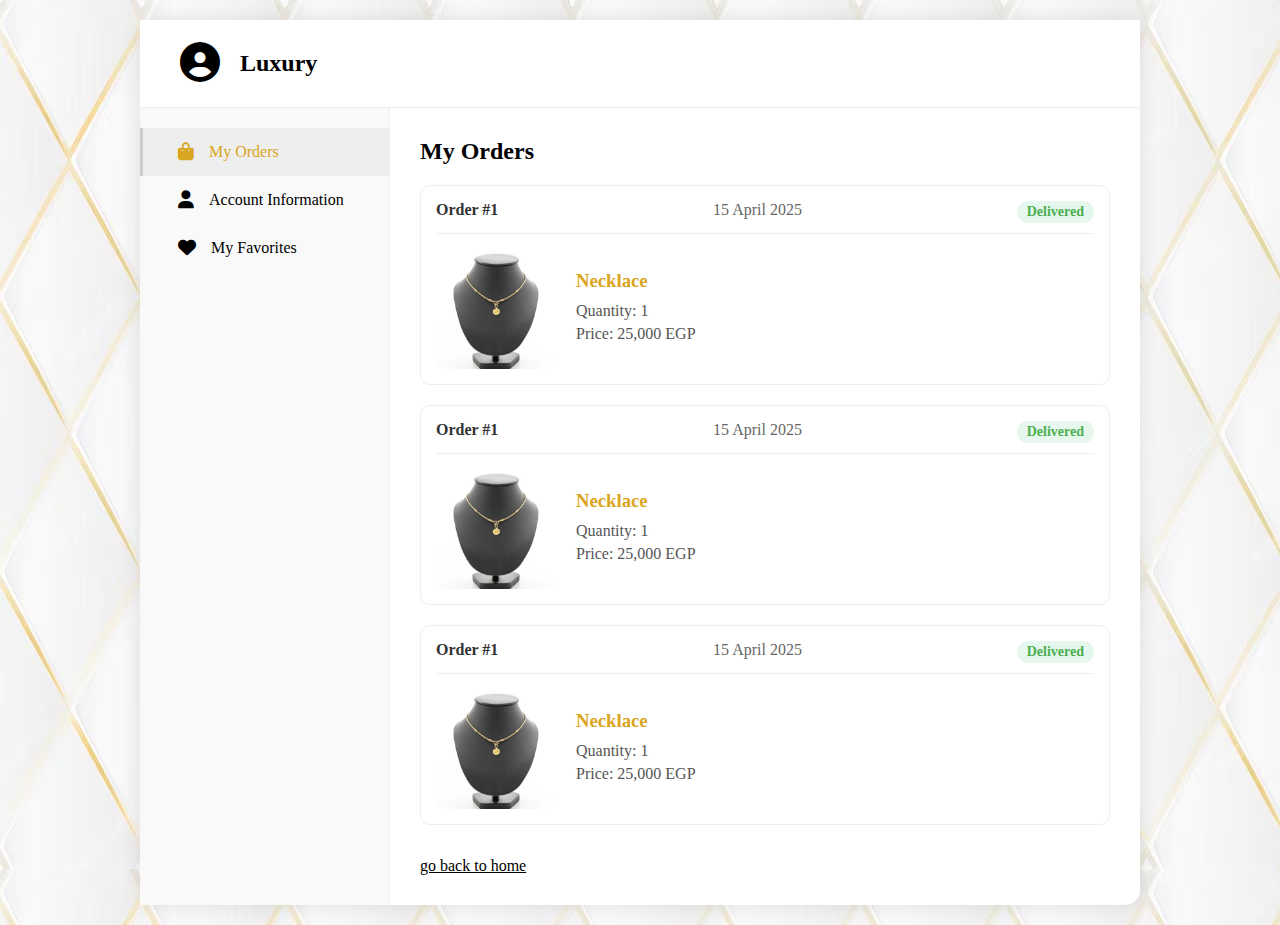
<file: account.html>
<!DOCTYPE html>
<html lang="en">
  <head>
    <meta charset="UTF-8" />
    <meta name="viewport" content="width=device-width, initial-scale=1.0" />
    <title>Document</title>
    <link rel="stylesheet" href="./CSS/all.min.css" />
    <link rel="stylesheet" href="./CSS/account.css" />
  </head>
  <body>
    <div class="account-container">
      <header class="account-header">
        <div class="user-icon">
          <i class="fas fa-user-circle"></i>
        </div>
        <div class="logo">
          <h1>Luxury</h1>
        </div>
      </header>

      <div class="account-content">
        <nav class="account-menu">
          <div class="menu-item active" data-section="orders">
            <i class="fas fa-shopping-bag"></i>
            <span>My Orders</span>
          </div>
          <div class="menu-item" data-section="info">
            <i class="fas fa-user"></i>
            <span>Account Information</span>
          </div>
          <div class="menu-item" data-section="favorites">
            <i class="fas fa-heart"></i>
            <span>My Favorites</span>
          </div>
        </nav>

        <main class="account-main">
          <section id="orders-section" class="account-section active">
            <h2>My Orders</h2>
            <div class="orders-list">
              <div class="order-card">
                <div class="order-header">
                  <span class="order-id">Order #1</span>
                  <span class="order-date">15 April 2025</span>
                  <span class="order-status delivered">Delivered</span>
                </div>
                <div class="order-details">
                  <img src="./assets/neckless.jpg" alt="Necklace" />
                  <div class="order-info">
                    <h3>Necklace</h3>
                    <p>Quantity: 1</p>
                    <p>Price: 25,000 EGP</p>
                  </div>
                </div>
              </div>

              <div class="order-card">
                <div class="order-header">
                  <span class="order-id">Order #1</span>
                  <span class="order-date">15 April 2025</span>
                  <span class="order-status delivered">Delivered</span>
                </div>
                <div class="order-details">
                  <img src="./assets/neckless.jpg" alt="Necklace" />
                  <div class="order-info">
                    <h3>Necklace</h3>
                    <p>Quantity: 1</p>
                    <p>Price: 25,000 EGP</p>
                  </div>
                </div>
              </div>

              <div class="order-card">
                <div class="order-header">
                  <span class="order-id">Order #1</span>
                  <span class="order-date">15 April 2025</span>
                  <span class="order-status delivered">Delivered</span>
                </div>
                <div class="order-details">
                  <img src="./assets/neckless.jpg" alt="Necklace" />
                  <div class="order-info">
                    <h3>Necklace</h3>
                    <p>Quantity: 1</p>
                    <p>Price: 25,000 EGP</p>
                  </div>
                </div>
              </div>
            </div>
          </section>

          <section id="info-section" class="account-section">
            <h2>Account Information</h2>
            <form class="account-form">
              <div class="form-group">
                <label for="name">Full Name</label>
                <input type="text" id="name" value="Menna Gebril" />
              </div>
              <div class="form-group">
                <label for="email">Email</label>
                <input
                  type="email"
                  id="email"
                  value="mennagebril979@gmail.com"
                />
              </div>
              <div class="form-group">
                <label for="phone">Phone</label>
                <input type="tel" id="phone" value="0123456789" />
              </div>
              <div class="form-group">
                <label for="address">Address</label>
                <textarea id="address">Sidi Bisher, Alex, Egypt</textarea>
              </div>
              <button type="submit" class="save-btn">Save Changes</button>
            </form>
          </section>

          <section id="favorites-section" class="account-section">
            <h2>My Favorites</h2>
            <p>Go to favorites page...</p>
          </section>
          <a href="./index.html" class="homePage">go back to home</a>
        </main>
      </div>
    </div>

    <script src="./JS/account.js"></script>
  </body>
</html>
</file>
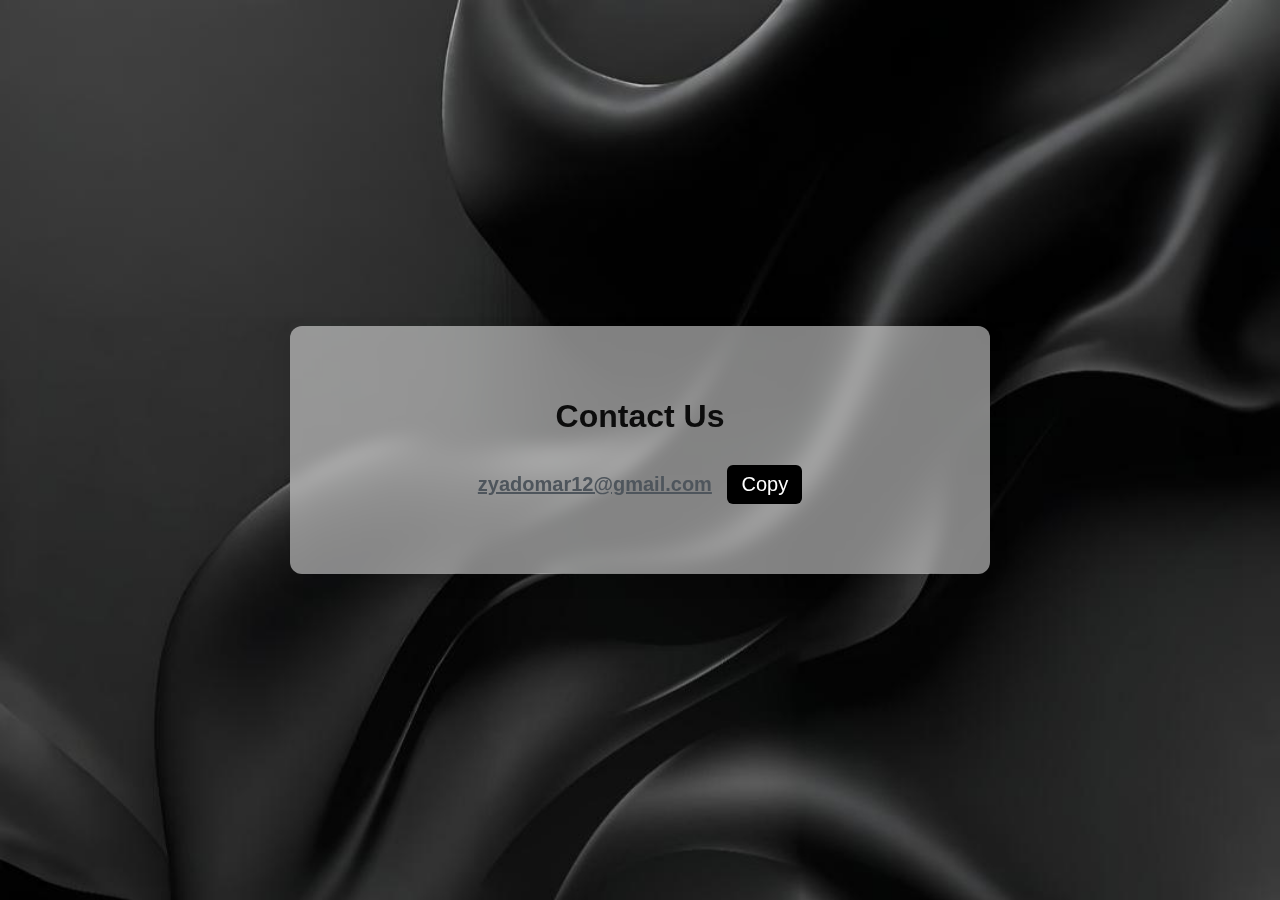
<file: contact us.html>
<!DOCTYPE html>
<html lang="ar">
  <head>
    <meta charset="UTF-8" />
    <meta name="viewport" content="width=device-width, initial-scale=1" />
    <title>Contact Us</title>
    <link rel="stylesheet" href="./CSS/contact us.css" />
  </head>
  <body>
    <div class="contact-container">
      <h1>Contact Us</h1>
      <div class="email-section">
        <a href="mailto:zyadomar12@gmail.com" class="email" id="emailText"
          >zyadomar12@gmail.com</a
        >
        <button class="copy-btn" onclick="copyEmail()">Copy</button>
        <div id="copiedMsg" class="copied-message">Copied!</div>
      </div>
    </div>

    <script src="./JS/contact us.js"></script>
  </body>
</html>
</file>
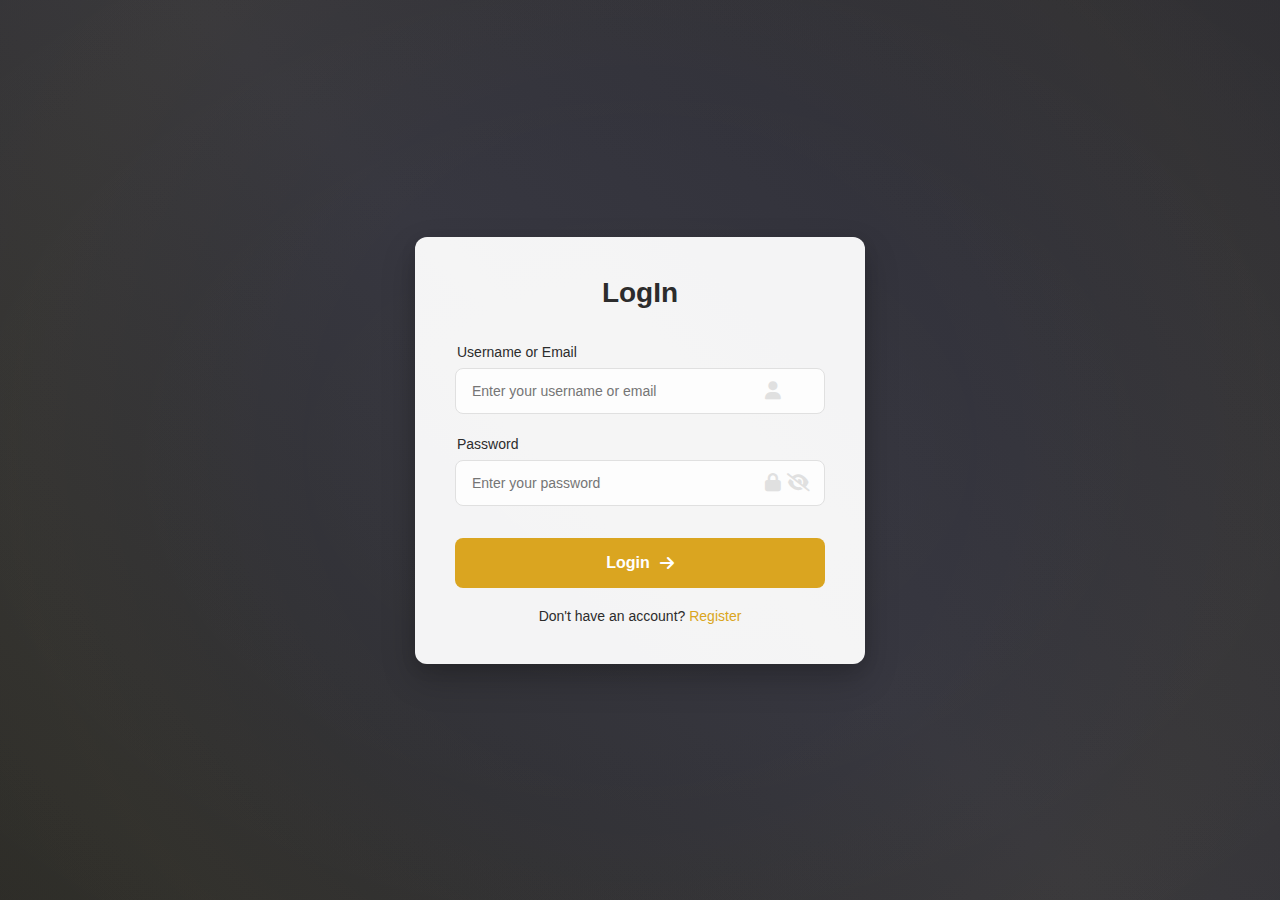
<file: login.html>
<!DOCTYPE html>
<html lang="en">
  <head>
    <meta charset="UTF-8" />
    <meta name="viewport" content="width=device-width, initial-scale=1.0" />
    <title>Login</title>
    <link rel="stylesheet" href="./CSS/login.css" />
    <link
      rel="stylesheet"
      href="https://cdnjs.cloudflare.com/ajax/libs/font-awesome/6.4.0/css/all.min.css"
    />
  </head>
  <body>
    <div class="animated-background"></div>

    <div class="login-container">
      <div class="login-card">
        <h1 class="title-animated">LogIn</h1>

        <div class="success-message" id="successMessage">
          <i class="fas fa-check-circle"></i>
          <p>Login successful!</p>
        </div>

        <form id="loginForm" class="login-form">
          <div class="form-group">
            <label for="username" class="label-animated"
              >Username or Email</label
            >
            <div class="input-with-icon">
              <input
                type="text"
                id="username"
                name="username"
                placeholder="Enter your username or email"
              />
              <i class="fas fa-user icon-large animated-icon"></i>
            </div>
            <div class="error-message" id="usernameError">
              <i class="fas fa-exclamation-circle"></i>
              <span>Invalid username or email</span>
            </div>
          </div>

          <div class="form-group">
            <label for="password" class="label-animated">Password</label>
            <div class="input-with-icon">
              <input
                type="password"
                id="password"
                name="password"
                placeholder="Enter your password"
              />
              <i
                class="fas fa-eye-slash toggle-password"
                id="togglePassword"
              ></i>
              <i class="fas fa-lock icon-large"></i>
            </div>
            <div class="error-message" id="passwordError">
              <i class="fas fa-exclamation-circle"></i>
              <span> Invalid Password </span>
            </div>
            <div class="error-message" id="passwordError2">
              <i class="fas fa-exclamation-circle"></i>
              <span>Password must be at least 8 characters</span>
            </div>
          </div>
          <button type="submit" class="submit-btn">
            <span>Login</span>
            <i class="fas fa-arrow-right"></i>
          </button>
        </form>

        <div class="signup-link">
          Don't have an account?
          <a href="./register.html" class="link-animated">Register</a>
        </div>
      </div>
    </div>

    <script src="./JS/login.js"></script>
  </body>
</html>
</file>
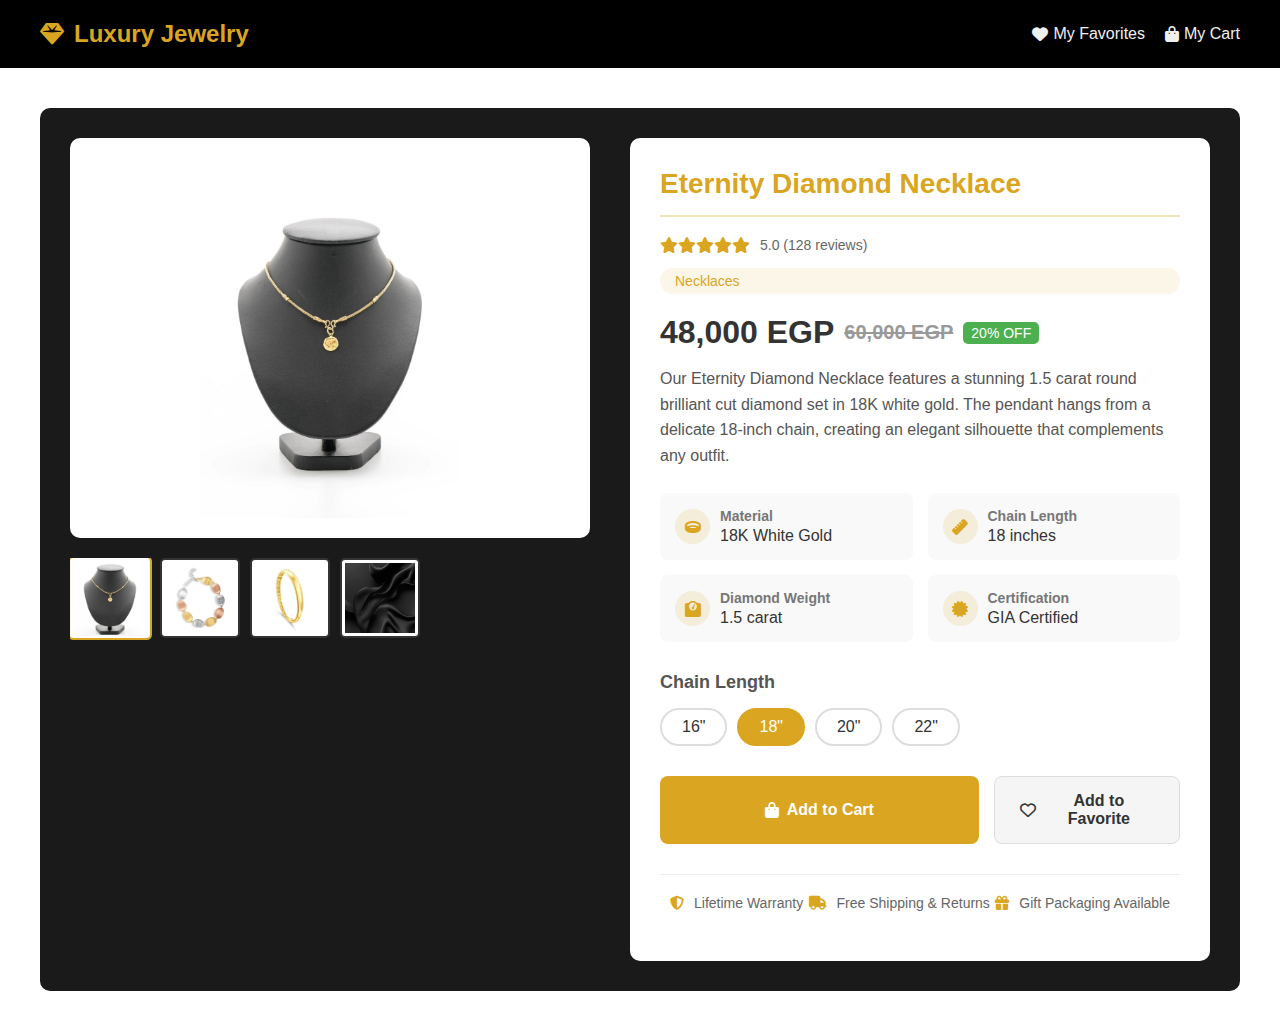
<file: Prodcut.html>
<!DOCTYPE html>
<html lang="en">
  <head>
    <meta charset="UTF-8" />
    <meta name="viewport" content="width=device-width, initial-scale=1.0" />
    <title>Luxury Jewelry Shop</title>
    <link rel="stylesheet" href="./CSS/product.css" />
    <link
      rel="stylesheet"
      href="https://cdnjs.cloudflare.com/ajax/libs/font-awesome/6.4.2/css/all.min.css"
    />
  </head>
  <body>
    <header>
      <div class="logo">
        <i class="fas fa-gem"></i>
        <span>Luxury Jewelry</span>
      </div>
      <div class="nav-links">
        <a href="./fav.html" class="favorite-icon" id="favoritesLink">
          <i class="fas fa-heart"></i>
          <span>My Favorites</span>
        </a>
        <a href="./cart.html" class="cart-icon" id="cartLink">
          <i class="fas fa-shopping-bag"></i>
          <span>My Cart</span>
          <div class="cart-counter" id="cartCounter">0</div>
        </a>
      </div>
    </header>

    <div class="main-container">
      <div class="product-container">
        <div class="product-images animate-fade-in">
          <div class="main-image">
            <img
              src="./assets/neckless.jpg"
              alt="Eternity Diamond Necklace"
              id="mainImage"
            />
          </div>
          <div class="thumbnail-container">
            <div class="thumbnail active" data-img="./assets/neckless.jpg">
              <img src="./assets/neckless.jpg" alt="Main product view" />
            </div>
            <div class="thumbnail" data-img="./assets/p1.webp">
              <img src="./assets/p1.webp" alt="Product angle view" />
            </div>
            <div class="thumbnail" data-img="./assets/p2.webp">
              <img src="./assets/p2.webp" alt="Product detail view" />
            </div>
            <div
              class="thumbnail"
              data-img="./assets/58550272fc8642a36c74b6a64b28e059.jpg"
            >
              <img
                src="./assets/58550272fc8642a36c74b6a64b28e059.jpg"
                alt="Product packaging"
              />
            </div>
          </div>
        </div>

        <div class="product-info">
          <h1 class="product-title animate-fade-in">
            Eternity Diamond Necklace
          </h1>

          <div class="product-rating animate-fade-in animate-delay-1">
            <div class="stars">
              <i class="fas fa-star"></i>
              <i class="fas fa-star"></i>
              <i class="fas fa-star"></i>
              <i class="fas fa-star"></i>
              <i class="fas fa-star"></i>
            </div>
            <span class="reviews">5.0 (128 reviews)</span>
          </div>

          <span class="category animate-fade-in animate-delay-1"
            >Necklaces</span
          >

          <div class="product-price animate-fade-in animate-delay-2">
            <span>48,000 EGP</span>
            <span class="original-price">60,000 EGP</span>
            <span class="discount">20% OFF</span>
          </div>

          <p class="product-description animate-fade-in animate-delay-2">
            Our Eternity Diamond Necklace features a stunning 1.5 carat round
            brilliant cut diamond set in 18K white gold. The pendant hangs from
            a delicate 18-inch chain, creating an elegant silhouette that
            complements any outfit.
          </p>

          <div class="specs animate-fade-in animate-delay-3">
            <div class="spec-item">
              <div class="spec-icon">
                <i class="fas fa-ring"></i>
              </div>
              <div class="spec-info">
                <h4>Material</h4>
                <p>18K White Gold</p>
              </div>
            </div>
            <div class="spec-item">
              <div class="spec-icon">
                <i class="fas fa-ruler"></i>
              </div>
              <div class="spec-info">
                <h4>Chain Length</h4>
                <p>18 inches</p>
              </div>
            </div>
            <div class="spec-item">
              <div class="spec-icon">
                <i class="fas fa-weight"></i>
              </div>
              <div class="spec-info">
                <h4>Diamond Weight</h4>
                <p>1.5 carat</p>
              </div>
            </div>
            <div class="spec-item">
              <div class="spec-icon">
                <i class="fas fa-certificate"></i>
              </div>
              <div class="spec-info">
                <h4>Certification</h4>
                <p>GIA Certified</p>
              </div>
            </div>
          </div>

          <div class="variant-selection animate-fade-in animate-delay-3">
            <h3 class="variant-title">Chain Length</h3>
            <div class="variant-options">
              <div class="option">16"</div>
              <div class="option selected">18"</div>
              <div class="option">20"</div>
              <div class="option">22"</div>
            </div>
          </div>

          <div class="actions animate-fade-in animate-delay-4">
            <button class="btn btn-cart" id="addToCartBtn">
              <i class="fas fa-shopping-bag"></i>
              <span
                class="add-to-cart"
                data-id="1"
                data-name="Product 1"
                data-price="48,000"
                >Add to Cart</span
              >
            </button>
            <button class="btn btn-favorite" id="addToFavoritesBtn">
              <i class="far fa-heart"></i>
              <span>Add to Favorite</span>
            </button>
          </div>

          <div class="shop-features animate-fade-in animate-delay-4">
            <div class="feature">
              <i class="fas fa-shield-alt"></i>
              <span>Lifetime Warranty</span>
            </div>
            <div class="feature">
              <i class="fas fa-truck"></i>
              <span>Free Shipping & Returns</span>
            </div>
            <div class="feature">
              <i class="fas fa-gift"></i>
              <span>Gift Packaging Available</span>
            </div>
          </div>
        </div>
      </div>
    </div>

    <div class="toast" id="toast">
      <i class="fas fa-check-circle"></i>
      <span id="toastMessage">Item added to your cart!</span>
    </div>

    <script src="./JS/prodcut.js"></script>
  </body>
</html>
</file>
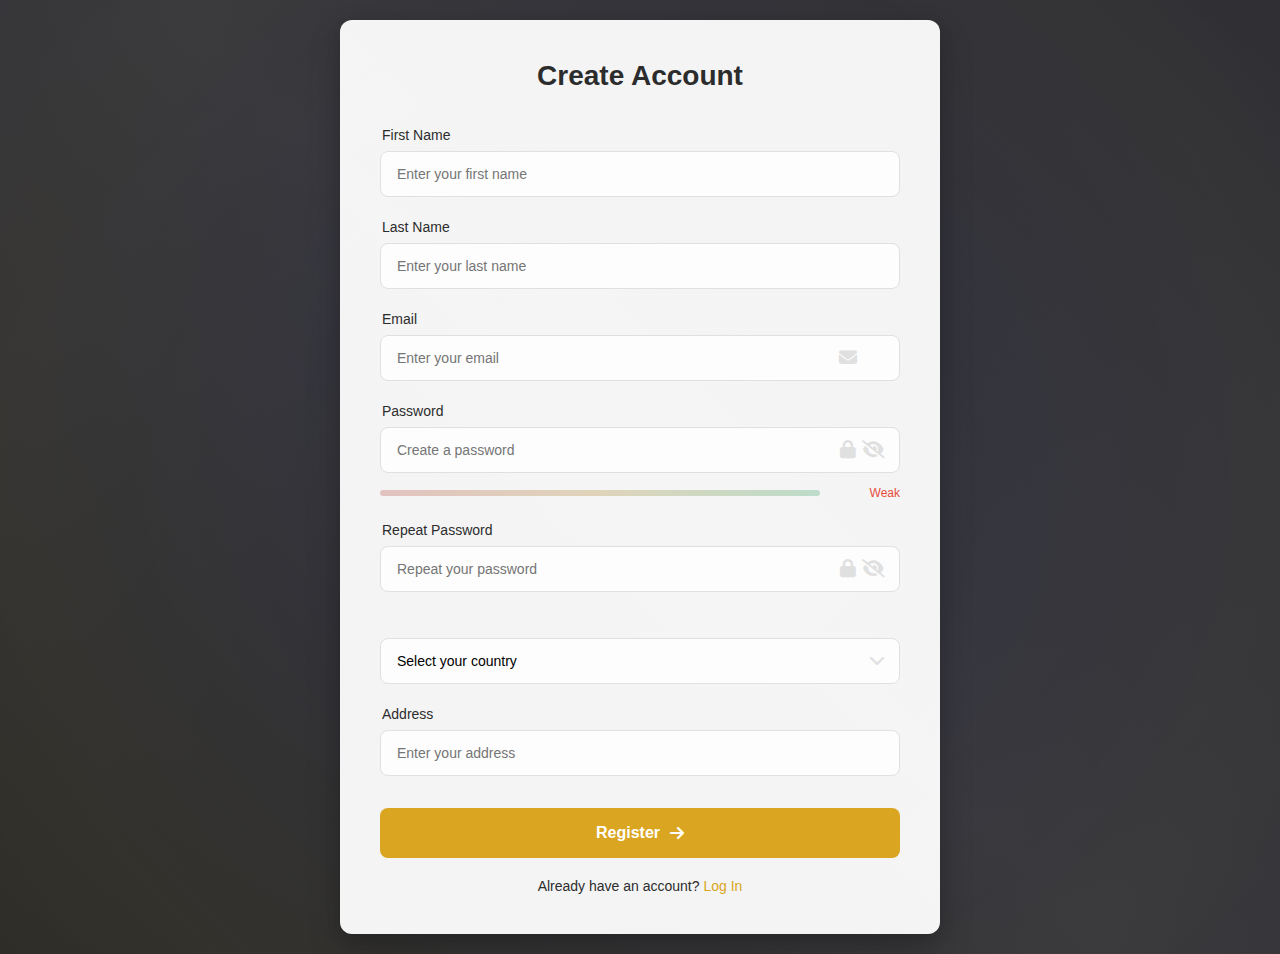
<file: register.html>
<!DOCTYPE html>
<html lang="en">
  <head>
    <meta charset="UTF-8" />
    <meta name="viewport" content="width=device-width, initial-scale=1.0" />
    <title>Create Account</title>
    <link rel="stylesheet" href="./CSS/register.css" />
    <link
      rel="stylesheet"
      href="https://cdnjs.cloudflare.com/ajax/libs/font-awesome/6.4.0/css/all.min.css"
    />
  </head>
  <body>
    <div class="animated-background"></div>

    <div class="registration-container">
      <div class="registration-card">
        <h1 class="title-animated">Create Account</h1>

        <div class="success-message" id="successMessage">
          <i class="fas fa-check-circle"></i>
          <p>Registration successful!</p>
        </div>

        <form id="registrationForm" class="registration-form">
          <div class="form-group">
            <label for="firstName" class="label-animated">First Name</label>
            <input
              type="text"
              id="firstName"
              name="firstName"
              placeholder="Enter your first name"
            />
            <div class="error-message" id="firstNameError">
              <i class="fas fa-exclamation-circle"></i>
              <span>Please enter your first name</span>
            </div>
          </div>

          <div class="form-group">
            <label for="lastName" class="label-animated">Last Name</label>
            <input
              type="text"
              id="lastName"
              name="lastName"
              placeholder="Enter your last name"
            />
            <div class="error-message" id="lastNameError">
              <i class="fas fa-exclamation-circle"></i>
              <span>Please enter your last name</span>
            </div>
          </div>

          <div class="form-group">
            <label for="email" class="label-animated">Email</label>
            <div class="input-with-icon">
              <input
                type="email"
                id="email"
                name="email"
                placeholder="Enter your email"
              />
              <i class="fas fa-envelope icon-large animated-icon"></i>
            </div>
            <div class="error-message" id="emailError">
              <i class="fas fa-exclamation-circle"></i>
              <span>Please enter an E-mail</span>
            </div>
          </div>

          <div class="form-group">
            <label for="password" class="label-animated">Password</label>
            <div class="input-with-icon">
              <input
                type="password"
                id="password"
                name="password"
                placeholder="Create a password"
              />
              <i
                class="fas fa-eye-slash toggle-password"
                id="togglePassword"
              ></i>
              <i class="fas fa-lock icon-large"></i>
            </div>
            <div class="password-strength">
              <div class="strength-meter" id="strengthMeter"></div>
              <span class="strength-text" id="strengthText">Weak</span>
            </div>
            <div class="error-message" id="passwordError">
              <i class="fas fa-exclamation-circle"></i>
              <span>Password must be at least 8 characters</span>
            </div>
          </div>

          <div class="form-group">
            <label for="confirmPassword" class="label-animated"
              >Repeat Password</label
            >
            <div class="input-with-icon">
              <input
                type="password"
                id="confirmPassword"
                name="confirmPassword"
                placeholder="Repeat your password"
              />
              <i
                class="fas fa-eye-slash toggle-password"
                id="toggleConfirmPassword"
              ></i>
              <i class="fas fa-lock icon-large"></i>
            </div>
            <div class="error-message" id="confirmPasswordError">
              <i class="fas fa-exclamation-circle"></i>
              <span>Passwords don't match</span>
            </div>
          </div>

          <div class="form-group">
            <label for="country" class="label-animated">Country</label>
            <div class="custom-select">
              <select id="country" name="country">
                <option value="" disabled selected>Select your country</option>
              </select>
              <span class="select-arrow"
                ><i class="fas fa-chevron-down"></i
              ></span>
            </div>
            <div class="error-message" id="countryError">
              <i class="fas fa-exclamation-circle"></i>
              <span>Please select your country</span>
            </div>
          </div>

          <div class="form-group">
            <label for="address" class="label-animated">Address</label>
            <input
              type="text"
              id="address"
              name="address"
              placeholder="Enter your address"
            />
            <div class="error-message" id="addressError">
              <i class="fas fa-exclamation-circle"></i>
              <span>Please enter your address</span>
            </div>
          </div>

          <button type="submit" class="submit-btn">
            <span>Register</span>
            <i class="fas fa-arrow-right"></i>
          </button>
        </form>

        <div class="login-link">
          Already have an account?
          <a href="./login.html">Log In</a>
        </div>
      </div>
    </div>

    <script src="./JS/register.js"></script>
  </body>
</html>
</file>
<file: CSS/account.css>
* {
  margin: 0;
  padding: 0;
  box-sizing: border-box;
}

body {
  display: flex;
  justify-content: center;
  align-items: center;
  background-image: url("../assets/background.avif");
  padding: 20px;
}

.account-container {
  width: 100%;
  max-width: 1000px;
  background-color: #fff;
  box-shadow: 0 0 20px #0000001a;
  border-radius: 15px;
}

/* Header */
.account-header {
  display: flex;
  align-items: center;
  padding: 20px;
  border-bottom: 1px solid #eee;
  background-color: #fff;
}

.user-icon {
  font-size: 40px;
  color: #000;
  margin: 0 20px;
}

.logo h1,
.account-main .account-section h2 {
  color: #000;
  font-size: 24px;
  font-weight: bold;
  font-family: "Qwitcher Grypen", cursive;
}

.account-content {
  display: flex;
  min-height: 500px;
}

.account-menu {
  width: 250px;
  background-color: #f9f9f9;
  padding: 20px 0;
  border-right: 1px solid #eee;
}

.menu-item {
  padding: 15px 20px;
  display: flex;
  align-items: center;
  cursor: pointer;
  transition: all 0.3s ease;
  border-left: 3px solid transparent;
}

.menu-item:hover {
  background-color: #eee;
}

.menu-item.active {
  background-color: #eee;
  border-left: 3px solid #ccc;
  color: goldenrod;
}

.menu-item i {
  margin: 0 15px;
  font-size: 18px;
}

.account-main {
  flex: 1;
  padding: 30px;
}

.account-section {
  display: none;
  margin-bottom: 2rem;
}

.account-section.active {
  display: block;
}

/* Orders */
.orders-list {
  display: flex;
  flex-direction: column;
  gap: 20px;
  margin-top: 20px;
}

.order-card {
  border: 1px solid #eee;
  border-radius: 10px;
  padding: 15px;
  transition: transform 0.3s ease, box-shadow 0.3s ease;
}

.order-card:hover {
  transform: translateY(-3px);
  box-shadow: 0 5px 15px rgba(0, 0, 0, 0.1);
}

.order-header {
  display: flex;
  justify-content: space-between;
  margin-bottom: 15px;
  padding-bottom: 10px;
  border-bottom: 1px solid #eee;
  flex-wrap: wrap;
  gap: 10px;
}

.order-id {
  font-weight: bold;
  color: #333;
}

.order-date {
  color: #666;
}

.order-status {
  font-weight: bold;
  padding: 3px 10px;
  border-radius: 12px;
  font-size: 14px;
}

.order-status.delivered {
  background-color: #e6f7ee;
  color: #4caf50;
}

.order-details {
  display: flex;
  align-items: center;
  gap: 20px;
}

.order-details img {
  width: 120px;
  height: 120px;
  object-fit: cover;
  border-radius: 8px;
}

.order-info h3 {
  color: goldenrod;
  margin-bottom: 10px;
}

.order-info p {
  margin-bottom: 5px;
  color: #555;
  font-size: 16px;
}

/* Account Information */
.account-form {
  margin-top: 20px;
}

.form-group {
  margin-bottom: 20px;
}

.form-group label {
  display: block;
  margin-bottom: 5px;
  font-weight: bold;
}

.form-group input,
.form-group textarea {
  width: 100%;
  padding: 10px;
  border: 1px solid #eee;
  border-radius: 4px;
  font-size: 16px;
}

.form-group textarea {
  height: 100px;
  resize: vertical;
}

.save-btn {
  background-color: goldenrod;
  color: white;
  border: none;
  padding: 12px 20px;
  border-radius: 4px;
  cursor: pointer;
  font-size: 16px;
  transition: background-color 0.3s;
}

.save-btn:hover {
  background-color: rgb(148, 114, 28);
}

/* Favorites */
.link {
  display: inline-block;
  margin-top: 20px;
  color: goldenrod;
  text-decoration: none;
  font-weight: bold;
}

.link:hover {
  text-decoration: underline;
}

@media (max-width: 768px) {
  .account-content {
    flex-direction: column;
  }

  .account-menu {
    width: 100%;
  }

  .menu-item.active {
    width: 100%;
  }

  .menu-item:hover {
    width: 100%;
  }

  .order-header {
    flex-direction: column;
    align-items: flex-start;
  }

  .order-details {
    flex-direction: column;
    align-items: flex-start;
  }

  .order-details img {
    width: 100%;
    height: auto;
    max-height: 200px;
    margin-bottom: 15px;
  }
}

@media (max-width: 576px) {
  body {
    padding: 15px;
    height: auto;
  }

  .account-header {
    padding: 15px;
  }

  .user-icon {
    font-size: 32px;
    margin: 0 15px 0 0;
  }

  .logo h1 {
    font-size: 22px;
  }
}
.homePage {
  color: hsl(0, 0%, 0%);
}
</file>
<file: CSS/contact us.css>
body {
  font-family: Arial, sans-serif;
  background-image: url("../assets/58550272fc8642a36c74b6a64b28e059.jpg");
  margin: 0;
  padding: 0;
  display: flex;
  justify-content: center;
  align-items: center;
  height: 100vh;
  background-size: cover;
}

.contact-container {
  width: 100%;
  max-width: 600px;
  margin: 80px auto;
  background-color: rgba(255, 255, 255, 0.5);
  backdrop-filter: blur(8px);
  padding: 50px;
  border-radius: 12px;
  box-shadow: 0 8px 20px rgba(0, 0, 0, 0.1);
  text-align: center;
}

h1 {
  color: #0c0c0c;
  margin-bottom: 30px;
}

.email-section {
  font-size: 20px;
  color: #555;
  margin-bottom: 20px;
}

.email {
  display: inline-block;
  margin-right: 10px;
  font-weight: bold;
  color: #4e555c;
}

.email:hover {
  text-decoration: none;
  color: #0056b3;
}

button.copy-btn {
  padding: 8px 14px;
  border: none;
  border-radius: 6px;
  background-color: #000;
  color: #fff;
  font-size: 20px;
  cursor: pointer;
  transition: background-color 0.3s;
}

button.copy-btn:hover {
  background-color: #4e555c;
  color: #000;
}

.copied-message {
  color: green;
  font-size: 14px;
  margin-top: 10px;
  display: none;
}
</file>
<file: CSS/login.css>
:root {
  --primary: goldenrod;
  --primary-dark: #daa520;
  --primary-light: #f0d87a;
  --secondary: #2c2c2c;
  --light: #f8f8f8;
  --dark: #1a1a1a;
  --error: #e74c3c;
  --success: #2ecc71;
  --gray: #e0e0e0;
}

* {
  margin: 0;
  padding: 0;
  box-sizing: border-box;
  font-family: 'Segoe UI', Tahoma, Geneva, Verdana, sans-serif;
}

body {
  background-color: #f5f5f5;
  display: flex;
  justify-content: center;
  align-items: center;
  min-height: 100vh;
  padding: 20px;
  position: relative;
  overflow-x: hidden;
  perspective: 1000px;
}

/* 3D Animated Background */
.animated-background {
  position: fixed;
  top: 0;
  left: 0;
  width: 100%;
  height: 100%;
  background: linear-gradient(
      45deg,
      rgba(18, 18, 18, 0.9),
      rgba(30, 30, 40, 0.9),
      rgba(20, 20, 30, 0.9)
  );
  z-index: -1;
  overflow: hidden;
}

.animated-background:before {
  content: '';
  position: absolute;
  top: -50%;
  left: -50%;
  width: 200%;
  height: 200%;
  background: radial-gradient(
      circle,
      transparent 20%,
      rgba(255, 215, 0, 0.03) 40%,
      rgba(255, 215, 0, 0.01) 60%,
      transparent 80%
  );
  transform-origin: center;
  animation: rotate3d 25s linear infinite;
}

.animated-background:after {
  content: '';
  position: absolute;
  width: 200%;
  height: 200%;
  top: -50%;
  left: -50%;
  background: radial-gradient(
      ellipse at center,
      rgba(255, 255, 255, 0.03) 0%,
      transparent 60%
  );
  transform-origin: center;
  animation: pulse 15s ease-in-out infinite alternate;
}

@keyframes rotate3d {
  0% {
      transform: rotate3d(1, 1, 1, 0deg);
  }
  100% {
      transform: rotate3d(1, 1, 1, 360deg);
  }
}

@keyframes pulse {
  0% {
      opacity: 0.5;
      transform: scale(0.8);
  }
  100% {
      opacity: 1;
      transform: scale(1.2);
  }
}

.login-container {
  width: 100%;
  max-width: 450px;
  position: relative;
  z-index: 10;
}

.login-card {
  width: 100%;
  background-color: rgba(255, 255, 255, 0.95);
  border-radius: 12px;
  padding: 40px;
  box-shadow: 0 15px 35px rgba(0, 0, 0, 0.2), 0 5px 15px rgba(0, 0, 0, 0.1);
  animation: fadeIn 0.7s ease;
  transition: box-shadow 0.5s ease;
}

.login-card:hover {
  box-shadow: 0 15px 35px rgba(0, 0, 0, 0.3), 0 5px 15px rgba(0, 0, 0, 0.15);
}

@keyframes fadeIn {
  from { opacity: 0; transform: translateY(20px); }
  to { opacity: 1; transform: translateY(0); }
}

/* Animated title */
.title-animated {
  font-size: 28px;
  margin-bottom: 30px;
  color: var(--secondary);
  text-align: center;
  font-weight: 600;
  position: relative;
  overflow: hidden;
  padding-bottom: 5px;
}

.title-animated::after {
  content: '';
  position: absolute;
  left: 50%;
  bottom: 0;
  width: 0;
  height: 3px;
  background: linear-gradient(90deg, transparent, var(--primary), transparent);
  transform: translateX(-50%);
  animation: titleUnderline 3s ease-in-out infinite;
}

@keyframes titleUnderline {
  0%, 100% { width: 0; }
  50% { width: 80%; }
}

/* Animated Label */
.label-animated {
  font-size: 14px;
  font-weight: 500;
  color: var(--secondary);
  display: inline-block;
  position: relative;
  transition: all 0.3s ease;
  padding-left: 2px;
}

.label-animated::before {
  content: '';
  position: absolute;
  left: 0;
  bottom: -2px;
  width: 0;
  height: 2px;
  background-color: var(--primary);
  transition: all 0.3s ease;
}

.form-group:hover .label-animated::before {
  width: 100%;
}

.success-message {
  display: none;
  flex-direction: column;
  align-items: center;
  gap: 10px;
  padding: 25px;
  background-color: rgba(46, 204, 113, 0.1);
  border-radius: 10px;
  margin-bottom: 20px;
  animation: fadeIn 0.5s ease;
  box-shadow: 0 5px 15px rgba(46, 204, 113, 0.2);
}

.success-message i {
  font-size: 40px;
  color: var(--success);
  animation: bounceIn 0.7s ease;
}

@keyframes bounceIn {
  0% { transform: scale(0); }
  50% { transform: scale(1.2); }
  100% { transform: scale(1); }
}

.success-message p {
  font-size: 18px;
  color: var(--success);
  font-weight: 500;
}

.login-form {
  display: flex;
  flex-direction: column;
  gap: 22px;
}

.form-group {
  display: flex;
  flex-direction: column;
  gap: 8px;
  transition: transform 0.3s ease;
}

.form-group:focus-within {
  transform: translateX(5px);
}

.form-group input {
  padding: 14px 16px;
  border: 1px solid var(--gray);
  border-radius: 8px;
  font-size: 14px;
  transition: all 0.3s ease;
  width: 100%;
  background-color: rgba(255, 255, 255, 0.8);
}

.form-group input:focus {
  outline: none;
  border-color: var(--primary);
  box-shadow: 0 0 0 3px rgba(218, 165, 32, 0.2);
  background-color: white;
}

.input-with-icon {
  position: relative;
}

/* Animated Icon */
.icon-large {
  position: absolute;
  right: 40px;
  top: 50%;
  transform: translateY(-50%);
  color: var(--gray);
  transition: all 0.3s ease;
  font-size: 18px;
  width: 24px;
  text-align: center;
}

.animated-icon {
  animation: floatIcon 3s ease-in-out infinite;
}

@keyframes floatIcon {
  0%, 100% { transform: translateY(-50%); }
  50% { transform: translateY(-65%); }
}

.input-with-icon input:focus + .toggle-password + .animated-icon,
.input-with-icon input:focus ~ .animated-icon {
  color: var(--primary);
  animation: excitedIcon 0.5s ease-in-out;
}

@keyframes excitedIcon {
  0%, 100% { transform: translateY(-50%) scale(1); }
  50% { transform: translateY(-50%) scale(1.3) rotate(15deg); }
}

.toggle-password {
  position: absolute;
  right: 15px;
  top: 50%;
  transform: translateY(-50%);
  color: var(--gray);
  cursor: pointer;
  font-size: 18px;
  transition: all 0.3s ease;
  z-index: 2;
}

.toggle-password:hover {
  color: var(--primary);
  transform: translateY(-50%) scale(1.2);
}

.input-with-icon input:focus + .toggle-password {
  color: var(--primary);
}

.error-message {
  display: none;
  align-items: center;
  gap: 5px;
  font-size: 12px;
  color: var(--error);
  margin-top: 5px;
  animation: shake 0.5s ease;
}

@keyframes shake {
  0%, 100% { transform: translateX(0); }
  20%, 60% { transform: translateX(-5px); }
  40%, 80% { transform: translateX(5px); }
}

.error-message i {
  font-size: 14px;
}

/* Forgot password */
.forgot-password-container {
  display: flex;
  justify-content: flex-end;
  margin-top: 5px;
  margin-bottom: 10px;
}

.forgot-password {
  font-size: 14px;
  color: var(--primary);
  text-decoration: none;
  transition: all 0.3s ease;
}

.forgot-password:hover {
  color: var(--primary-dark);
  text-decoration: underline;
}

.submit-btn {
  padding: 16px;
  background-color: var(--primary);
  color: white;
  border: none;
  border-radius: 8px;
  font-size: 16px;
  font-weight: 600;
  cursor: pointer;
  display: flex;
  align-items: center;
  justify-content: center;
  gap: 10px;
  transition: all 0.3s ease;
  margin-top: 10px;
  position: relative;
  overflow: hidden;
  z-index: 1;
}

.submit-btn::before {
  content: '';
  position: absolute;
  top: 0;
  left: -100%;
  width: 100%;
  height: 100%;
  background: linear-gradient(90deg, transparent, rgba(255,255,255,0.2), transparent);
  transition: 0.5s;
  z-index: -1;
}

.submit-btn:hover {
  background-color: var(--primary-dark);
  transform: translateY(-2px);
  box-shadow: 0 5px 15px rgba(218, 165, 32, 0.3);
}

.submit-btn:hover::before {
  left: 100%;
}

.submit-btn i {
  transition: transform 0.3s ease;
}

.submit-btn:hover i {
  transform: translateX(5px);
}

.signup-link {
  text-align: center;
  margin-top: 20px;
  font-size: 14px;
  color: var(--secondary);
}

.signup-link a {
  color: var(--primary);
  text-decoration: none;
  font-weight: 500;
  transition: all 0.3s ease;
}

.signup-link a:hover {
  text-decoration: underline;
  color: var(--primary-dark);
}

.error-shake {
  animation: error-shake 0.5s ease;
}

@keyframes error-shake {
  0%, 100% { transform: translateX(0); }
  20%, 60% { transform: translateX(-5px); }
  40%, 80% { transform: translateX(5px); }
}

@media (max-width: 768px) {
  .login-container {
      max-width: 100%;
      padding: 0 15px;
  }
  
  .login-card {
      padding: 25px;
  }
  
  .title-animated {
      font-size: 24px;
  }
}
</file>
<file: CSS/product.css>
* {
    margin: 0;
    padding: 0;
    box-sizing: border-box;
    font-family: 'Segoe UI', Tahoma, Geneva, Verdana, sans-serif;
}

body {
    background-color: #ffff;
    color: #f0f0f0;
}

header {
    background-color: #000;
    padding: 20px 40px;
    display: flex;
    justify-content: space-between;
    align-items: center;
    position: sticky;
    top: 0;
    z-index: 100;
}

.logo {
    display: flex;
    align-items: center;
    gap: 10px;
    color: #daa520;
    font-size: 24px;
    font-weight: bold;
    cursor: pointer;
    transition: transform 0.3s;
}

.logo:hover {
    transform: scale(1.05);
}

.logo i {
    color: #daa520;
}

.nav-links {
    display: flex;
    gap: 20px;
}

.nav-links a {
    color: #f0f0f0;
    text-decoration: none;
    display: flex;
    align-items: center;
    gap: 5px;
    transition: color 0.3s;
}

.nav-links a:hover {
    color: #daa520;
}

.main-container {
    max-width: 1200px;
    margin: 40px auto;
    background-color: #1a1a1a;
    border-radius: 10px;
    overflow: hidden;
    display: flex;
    flex-direction: column;
}

.product-container {
    display: flex;
    flex-direction: column;
    padding: 30px;
}

@media (min-width: 768px) {
    .product-container {
        flex-direction: row;
        gap: 40px;
    }
}

.product-images {
    flex: 1;
    position: relative;
}

.main-image {
    width: 100%;
    height: 400px;
    background-color: #fff;
    border-radius: 10px;
    padding: 20px;
    display: flex;
    justify-content: center;
    align-items: center;
    margin-bottom: 20px;
    overflow: hidden;
}

.main-image img {
    max-width: 100%;
    max-height: 100%;
    object-fit: contain;
    transition: transform 0.5s;
}

.main-image img:hover {
    transform: scale(1.1);
}

.thumbnail-container {
    display: flex;
    gap: 10px;
    overflow-x: auto;
    padding-bottom: 10px;
}

.thumbnail {
    width: 80px;
    height: 80px;
    border: 2px solid #333;
    border-radius: 5px;
    cursor: pointer;
    transition: all 0.3s;
    padding: 3px;
    background-color: #fff;
}

.thumbnail.active {
    border-color: #daa520;
    transform: scale(1.05);
}

.thumbnail:hover {
    border-color: #daa520;
}

.thumbnail img {
    width: 100%;
    height: 100%;
    object-fit: cover;
}

.product-info {
    flex: 1;
    display: flex;
    flex-direction: column;
    background-color: #fff;
    border-radius: 10px;
    padding: 30px;
    color: #333;
}

.product-title {
    font-size: 28px;
    color: #daa520;
    margin-bottom: 20px;
    border-bottom: 2px solid rgba(218, 165, 32, 0.3);
    padding-bottom: 15px;
}

.product-rating {
    display: flex;
    align-items: center;
    gap: 10px;
    margin-bottom: 15px;
}

.stars {
    color: #daa520;
    display: flex;
}

.reviews {
    color: #666;
    font-size: 14px;
}

.category {
    display: inline-block;
    background-color: rgba(218, 165, 32, 0.1);
    color: #daa520;
    padding: 5px 15px;
    border-radius: 20px;
    font-size: 14px;
    margin-bottom: 20px;
}

.product-price {
    font-size: 32px;
    color: #333;
    font-weight: bold;
    margin-bottom: 15px;
    display: flex;
    align-items: center;
    gap: 10px;
}

.original-price {
    text-decoration: line-through;
    color: #999;
    font-size: 20px;
}

.discount {
    background-color: #4CAF50;
    color: white;
    padding: 3px 8px;
    border-radius: 5px;
    font-size: 14px;
    font-weight: normal;
}

.product-description {
    line-height: 1.6;
    margin-bottom: 25px;
    color: #555;
}

.specs {
    display: grid;
    grid-template-columns: 1fr 1fr;
    gap: 15px;
    margin-bottom: 30px;
}

.spec-item {
    background-color: #f9f9f9;
    border-radius: 8px;
    padding: 15px;
    display: flex;
    align-items: center;
    gap: 10px;
}

.spec-icon {
    width: 35px;
    height: 35px;
    background-color: rgba(218, 165, 32, 0.15);
    border-radius: 50%;
    display: flex;
    justify-content: center;
    align-items: center;
    color: #daa520;
}

.spec-info h4 {
    font-size: 14px;
    color: #777;
    margin-bottom: 3px;
}

.spec-info p {
    font-size: 16px;
    color: #333;
    font-weight: 500;
}

.variant-selection {
    margin-bottom: 30px;
}

.variant-title {
    font-size: 18px;
    color: #555;
    margin-bottom: 15px;
}

.variant-options {
    display: flex;
    gap: 10px;
}

.option {
    padding: 8px 20px;
    border: 2px solid #ddd;
    border-radius: 30px;
    cursor: pointer;
    transition: all 0.3s;
}

.option:hover {
    border-color: #daa520;
}

.option.selected {
    background-color: #daa520;
    color: white;
    border-color: #daa520;
}

.actions {
    display: flex;
    gap: 15px;
    margin-bottom: 30px;
}

.btn {
    padding: 15px 25px;
    border-radius: 8px;
    border: none;
    cursor: pointer;
    font-size: 16px;
    font-weight: 600;
    display: flex;
    align-items: center;
    justify-content: center;
    gap: 8px;
    transition: all 0.3s;
}

.btn-cart {
    background-color: #daa520;
    color: white;
    flex: 2;
}

.btn-cart:hover {
    background-color: #c69500;
    transform: translateY(-3px);
}

.btn-favorite {
    background-color: #f5f5f5;
    color: #333;
    flex: 1;
    border: 1px solid #ddd;
}

.btn-favorite:hover {
    background-color: #f0f0f0;
    transform: translateY(-3px);
}

.btn-favorite.active {
    color: #e74c3c;
}

.shop-features {
    display: flex;
    justify-content: space-between;
    padding: 20px 10px;
    border-top: 1px solid #eee;
}

.feature {
    display: flex;
    align-items: center;
    gap: 10px;
    font-size: 14px;
    color: #666;
}

.feature i {
    color: #daa520;
}

/* Animation styles */
@keyframes fadeIn {
    from {
        opacity: 0;
        transform: translateY(20px);
    }
    to {
        opacity: 1;
        transform: translateY(0);
    }
}

.animate-fade-in {
    animation: fadeIn 0.8s ease forwards;
    opacity: 0;
}

/* Delay for cascading animations */
.animate-delay-1 {
    animation-delay: 0.1s;
}

.animate-delay-2 {
    animation-delay: 0.2s;
}

.animate-delay-3 {
    animation-delay: 0.3s;
}

.animate-delay-4 {
    animation-delay: 0.4s;
}

.toast {
    position: fixed;
    top: 20px;
    right: 20px;
    background-color: rgba(0, 0, 0, 0.8);
    color: white;
    padding: 15px 20px;
    border-radius: 8px;
    display: flex;
    align-items: center;
    gap: 10px;
    z-index: 1000;
    opacity: 0;
    transform: translateX(100%);
    transition: all 0.5s;
}

.toast.show {
    opacity: 1;
    transform: translateX(0);
}

.toast i {
    color: #daa520;
}

/* Tooltip for hover effects */
.tooltip {
    position: relative;
}

.tooltip:hover::after {
    content: attr(data-tooltip);
    position: absolute;
    bottom: 100%;
    left: 50%;
    transform: translateX(-50%);
    background-color: rgba(0, 0, 0, 0.8);
    color: white;
    padding: 5px 10px;
    border-radius: 5px;
    font-size: 12px;
    white-space: nowrap;
    z-index: 100;
}

/* Cart counter */
.cart-counter {
    background-color: #daa520;
    color: white;
    border-radius: 50%;
    width: 20px;
    height: 20px;
    display: flex;
    justify-content: center;
    align-items: center;
    font-size: 12px;
    position: absolute;
    top: -8px;
    right: -8px;
    opacity: 0;
    transform: scale(0);
    transition: all 0.3s;
}

.cart-counter.show {
    opacity: 1;
    transform: scale(1);
}

.cart-icon, .favorite-icon {
    position: relative;
}
</file>
<file: CSS/register.css>
:root {
    --primary: goldenrod;
    --primary-dark: #daa520;
    --primary-light: #f0d87a;
    --secondary: #2c2c2c;
    --light: #f8f8f8;
    --dark: #1a1a1a;
    --error: #e74c3c;
    --success: #2ecc71;
    --gray: #e0e0e0;
    --select-expand: scale(1);
}

* {
    margin: 0;
    padding: 0;
    box-sizing: border-box;
    font-family: 'Segoe UI', Tahoma, Geneva, Verdana, sans-serif;
}

body {
    background-color: #f5f5f5;
    display: flex;
    justify-content: center;
    align-items: center;
    min-height: 100vh;
    padding: 20px;
    position: relative;
    overflow-x: hidden;
    perspective: 1000px;
}

/* 3D Animated Background */
.animated-background {
    position: fixed;
    top: 0;
    left: 0;
    width: 100%;
    height: 100%;
    background: linear-gradient(
        45deg,
        rgba(18, 18, 18, 0.9),
        rgba(30, 30, 40, 0.9),
        rgba(20, 20, 30, 0.9)
    );
    z-index: -1;
    overflow: hidden;
}

.animated-background:before {
    content: '';
    position: absolute;
    top: -50%;
    left: -50%;
    width: 200%;
    height: 200%;
    background: radial-gradient(
        circle,
        transparent 20%,
        rgba(255, 215, 0, 0.03) 40%,
        rgba(255, 215, 0, 0.01) 60%,
        transparent 80%
    );
    transform-origin: center;
    animation: rotate3d 25s linear infinite;
}

.animated-background:after {
    content: '';
    position: absolute;
    width: 200%;
    height: 200%;
    top: -50%;
    left: -50%;
    background: radial-gradient(
        ellipse at center,
        rgba(255, 255, 255, 0.03) 0%,
        transparent 60%
    );
    transform-origin: center;
    animation: pulse 15s ease-in-out infinite alternate;
}

@keyframes rotate3d {
    0% {
        transform: rotate3d(1, 1, 1, 0deg);
    }
    100% {
        transform: rotate3d(1, 1, 1, 360deg);
    }
}

@keyframes pulse {
    0% {
        opacity: 0.5;
        transform: scale(0.8);
    }
    100% {
        opacity: 1;
        transform: scale(1.2);
    }
}

.registration-container {
    width: 100%;
    max-width: 600px;
    position: relative;
    z-index: 10;
    /* Removed transform-style: preserve-3d; */
    /* Removed transform: translateZ(0); */
}

.registration-card {
    width: 100%;
    background-color: rgba(255, 255, 255, 0.95);
    border-radius: 12px;
    padding: 40px;
    box-shadow: 0 15px 35px rgba(0, 0, 0, 0.2), 0 5px 15px rgba(0, 0, 0, 0.1);
    animation: fadeIn 0.7s ease;
    /* Removed transform: translateZ(50px); */
    transition: box-shadow 0.5s ease; /* Changed from transform transition */
}

.registration-card:hover {
    /* Removed transform: translateZ(60px) scale(1.01); */
    box-shadow: 0 15px 35px rgba(0, 0, 0, 0.3), 0 5px 15px rgba(0, 0, 0, 0.15);
}

@keyframes fadeIn {
    from { opacity: 0; transform: translateY(20px); } /* Removed translateZ */
    to { opacity: 1; transform: translateY(0); } /* Removed translateZ */
}

/* Animated title */
.title-animated {
    font-size: 28px;
    margin-bottom: 30px;
    color: var(--secondary);
    text-align: center;
    font-weight: 600;
    position: relative;
    overflow: hidden;
    padding-bottom: 5px;
}

.title-animated::after {
    content: '';
    position: absolute;
    left: 50%;
    bottom: 0;
    width: 0;
    height: 3px;
    background: linear-gradient(90deg, transparent, var(--primary), transparent);
    transform: translateX(-50%);
    animation: titleUnderline 3s ease-in-out infinite;
}

@keyframes titleUnderline {
    0%, 100% { width: 0; }
    50% { width: 80%; }
}

/* Animated Label */
.label-animated {
    font-size: 14px;
    font-weight: 500;
    color: var(--secondary);
    display: inline-block;
    position: relative;
    transition: all 0.3s ease;
    padding-left: 2px;
}

.label-animated::before {
    content: '';
    position: absolute;
    left: 0;
    bottom: -2px;
    width: 0;
    height: 2px;
    background-color: var(--primary);
    transition: all 0.3s ease;
}

.form-group:hover .label-animated::before {
    width: 100%;
}

.success-message {
    display: none;
    flex-direction: column;
    align-items: center;
    gap: 10px;
    padding: 25px;
    background-color: rgba(46, 204, 113, 0.1);
    border-radius: 10px;
    margin-bottom: 20px;
    animation: fadeIn 0.5s ease;
    box-shadow: 0 5px 15px rgba(46, 204, 113, 0.2);
}

.success-message i {
    font-size: 40px;
    color: var(--success);
    animation: bounceIn 0.7s ease;
}

@keyframes bounceIn {
    0% { transform: scale(0); }
    50% { transform: scale(1.2); }
    100% { transform: scale(1); }
}

.success-message p {
    font-size: 18px;
    color: var(--success);
    font-weight: 500;
}

.registration-form {
    display: flex;
    flex-direction: column;
    gap: 22px;
}

.form-group {
    display: flex;
    flex-direction: column;
    gap: 8px;
    transition: transform 0.3s ease;
}

.form-group:focus-within {
    transform: translateX(5px);
}

.form-group input,
.custom-select select {
    padding: 14px 16px;
    border: 1px solid var(--gray);
    border-radius: 8px;
    font-size: 14px;
    transition: all 0.3s ease;
    width: 100%;
    background-color: rgba(255, 255, 255, 0.8);
}

.form-group input:focus,
.custom-select select:focus {
    outline: none;
    border-color: var(--primary);
    box-shadow: 0 0 0 3px rgba(218, 165, 32, 0.2);
    background-color: white;
}

.input-with-icon {
    position: relative;
}

/* Animated Email Icon */
.icon-large {
    position: absolute;
    right: 40px;
    top: 50%;
    transform: translateY(-50%);
    color: var(--gray);
    transition: all 0.3s ease;
    font-size: 18px;
    width: 24px;
    text-align: center;
}

.animated-icon {
    animation: floatIcon 3s ease-in-out infinite;
}

@keyframes floatIcon {
    0%, 100% { transform: translateY(-50%); }
    50% { transform: translateY(-65%); }
}

.input-with-icon input:focus + .toggle-password + .animated-icon,
.input-with-icon input:focus ~ .animated-icon {
    color: var(--primary);
    animation: excitedIcon 0.5s ease-in-out;
}

@keyframes excitedIcon {
    0%, 100% { transform: translateY(-50%) scale(1); }
    50% { transform: translateY(-50%) scale(1.3) rotate(15deg); }
}

.toggle-password {
    position: absolute;
    right: 15px;
    top: 50%;
    transform: translateY(-50%);
    color: var(--gray);
    cursor: pointer;
    font-size: 18px;
    transition: all 0.3s ease;
    z-index: 2;
}

.toggle-password:hover {
    color: var(--primary);
    transform: translateY(-50%) scale(1.2);
}

.input-with-icon input:focus + .toggle-password {
    color: var(--primary);
}

.password-strength {
    display: flex;
    align-items: center;
    gap: 10px;
    margin-top: 5px;
}

.strength-meter {
    height: 6px;
    background-color: var(--gray);
    border-radius: 3px;
    flex: 1;
    overflow: hidden;
    position: relative;
    z-index: 1;
}

.strength-meter::before {
    content: "";
    position: absolute;
    top: 0;
    left: 0;
    height: 100%;
    width: 100%;
    background: linear-gradient(90deg, var(--error), var(--primary), var(--success));
    opacity: 0.2;
    z-index: -1;
}

.strength-text {
    font-size: 12px;
    color: var(--error);
    transition: all 0.3s ease;
    min-width: 70px;
    text-align: right;
    font-weight: 500;
}

.error-message {
    display: none;
    align-items: center;
    gap: 5px;
    font-size: 12px;
    color: var(--error);
    margin-top: 5px;
    animation: shake 0.5s ease;
}

@keyframes shake {
    0%, 100% { transform: translateX(0); }
    20%, 60% { transform: translateX(-5px); }
    40%, 80% { transform: translateX(5px); }
}

.error-message i {
    font-size: 14px;
}

/* Enhanced country select */
.custom-select {
    position: relative;
    perspective: 1000px;
}

.custom-select select {
    appearance: none;
    padding-right: 40px;
    transition: all 0.4s ease;
    transform: var(--select-expand);
    cursor: pointer;
}

.custom-select select:focus {
    transform: var(--select-expand);
}

.custom-select select option {
    background-color: white;
    padding: 12px;
}

.select-arrow {
    position: absolute;
    right: 15px;
    top: 50%;
    transform: translateY(-50%);
    pointer-events: none;
    color: var(--gray);
    transition: all 0.3s ease;
}

.select-focus {
    border-color: var(--primary) !important;
    animation: pulseSelect 2s infinite alternate;
}

@keyframes pulseSelect {
    0% { box-shadow: 0 0 5px rgba(218, 165, 32, 0.3); }
    100% { box-shadow: 0 0 15px rgba(218, 165, 32, 0.5); }
}

.option-selected {
    animation: selectPop 0.3s ease;
}

@keyframes selectPop {
    0% { transform: scale(1); }
    50% { transform: scale(1.03); }
    100% { transform: scale(1); }
}

.submit-btn {
    padding: 16px;
    background-color: var(--primary);
    color: white;
    border: none;
    border-radius: 8px;
    font-size: 16px;
    font-weight: 600;
    cursor: pointer;
    display: flex;
    align-items: center;
    justify-content: center;
    gap: 10px;
    transition: all 0.3s ease;
    margin-top: 10px;
    position: relative;
    overflow: hidden;
    z-index: 1;
}

.submit-btn::before {
    content: '';
    position: absolute;
    top: 0;
    left: -100%;
    width: 100%;
    height: 100%;
    background: linear-gradient(90deg, transparent, rgba(255,255,255,0.2), transparent);
    transition: 0.5s;
    z-index: -1;
}

.submit-btn:hover {
    background-color: var(--primary-dark);
    transform: translateY(-2px);
    box-shadow: 0 5px 15px rgba(218, 165, 32, 0.3);
}

.submit-btn:hover::before {
    left: 100%;
}

.submit-btn i {
    transition: transform 0.3s ease;
}

.submit-btn:hover i {
    transform: translateX(5px);
}

.login-link {
    text-align: center;
    margin-top: 20px;
    font-size: 14px;
    color: var(--secondary);
}

.login-link a {
    color: var(--primary);
    text-decoration: none;
    font-weight: 500;
    transition: all 0.3s ease;
}

.login-link a:hover {
    text-decoration: underline;
    color: var(--primary-dark);
}

@media (max-width: 768px) {
    .registration-container {
        max-width: 100%;
        padding: 0 15px;
    }
    
    .registration-card {
        padding: 25px;
    }
    
    .title-animated {
        font-size: 24px;
    }
}

.error-shake {
    animation: error-shake 0.5s ease;
} 
  @keyframes error-shake {
    0%, 100% { transform: translateX(0); }
    20%, 60% { transform: translateX(-5px); }
    40%, 80% { transform: translateX(5px); }
  }
</file>
